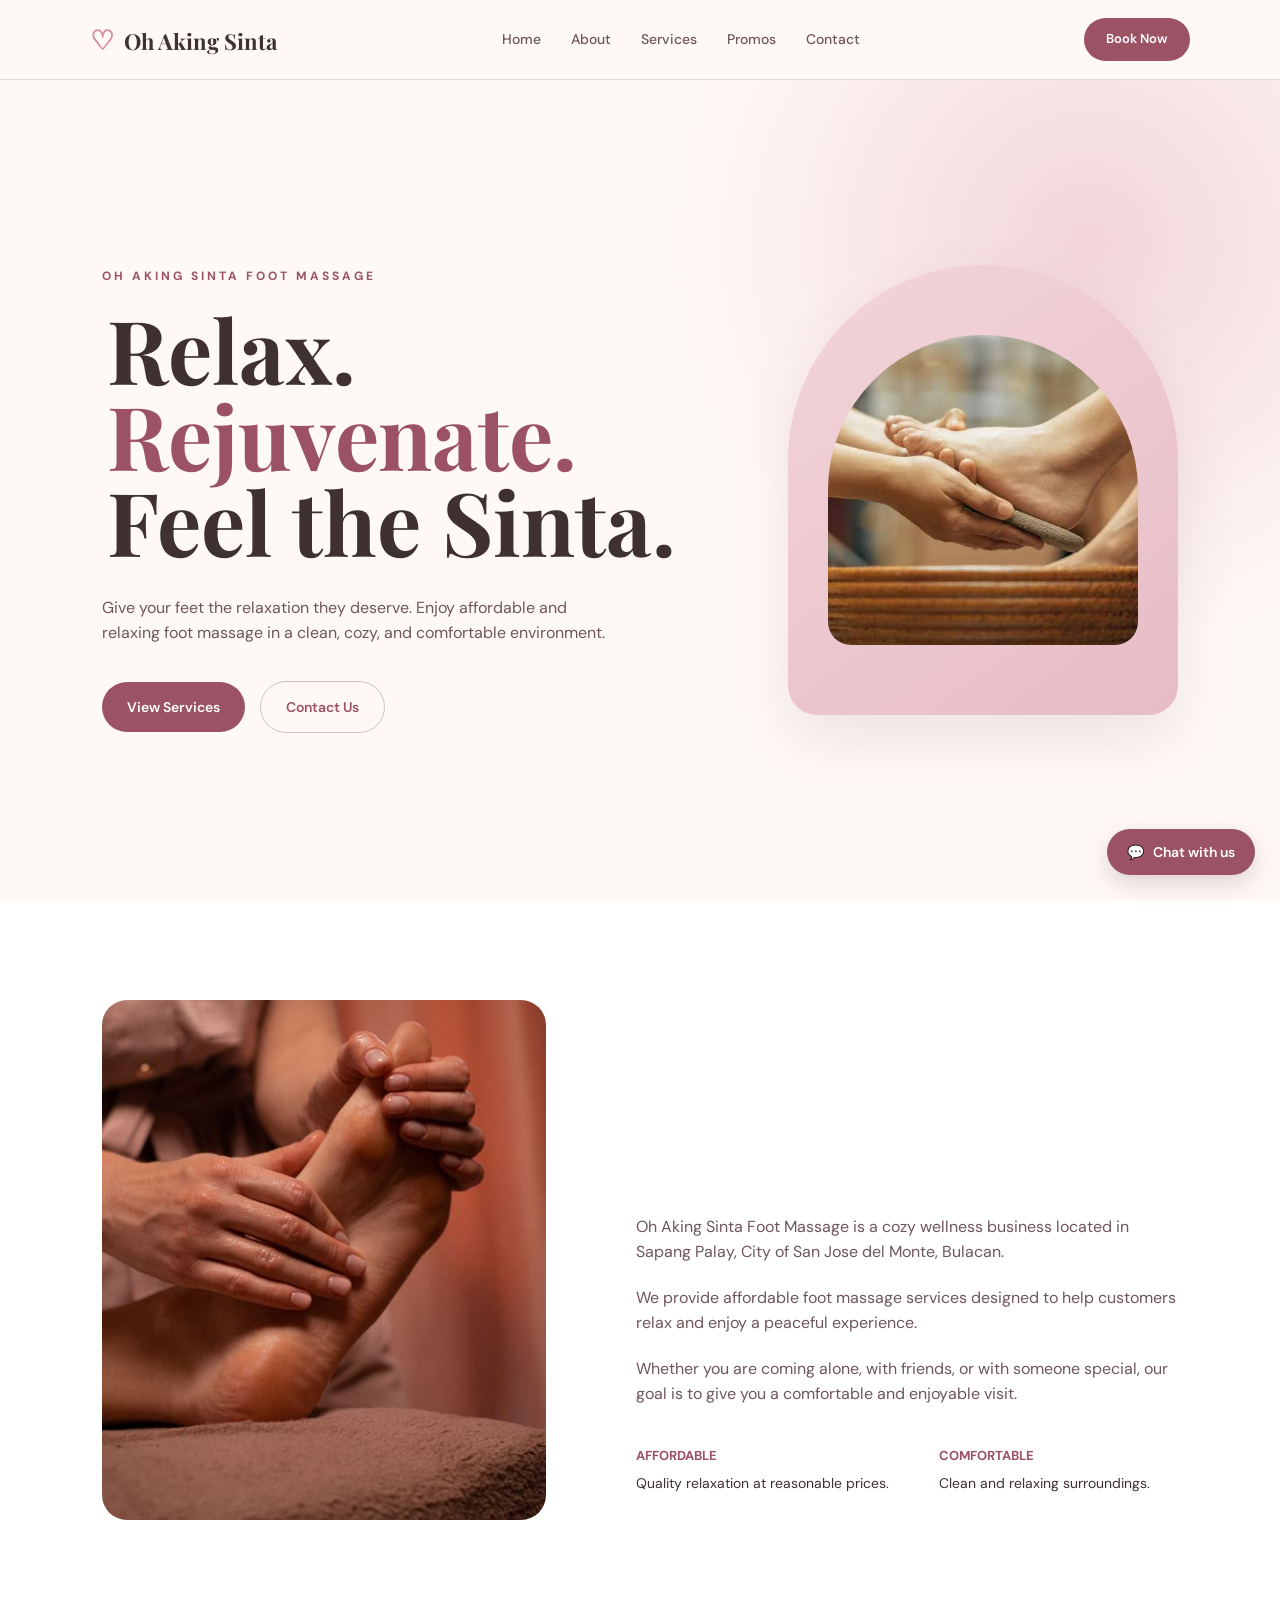
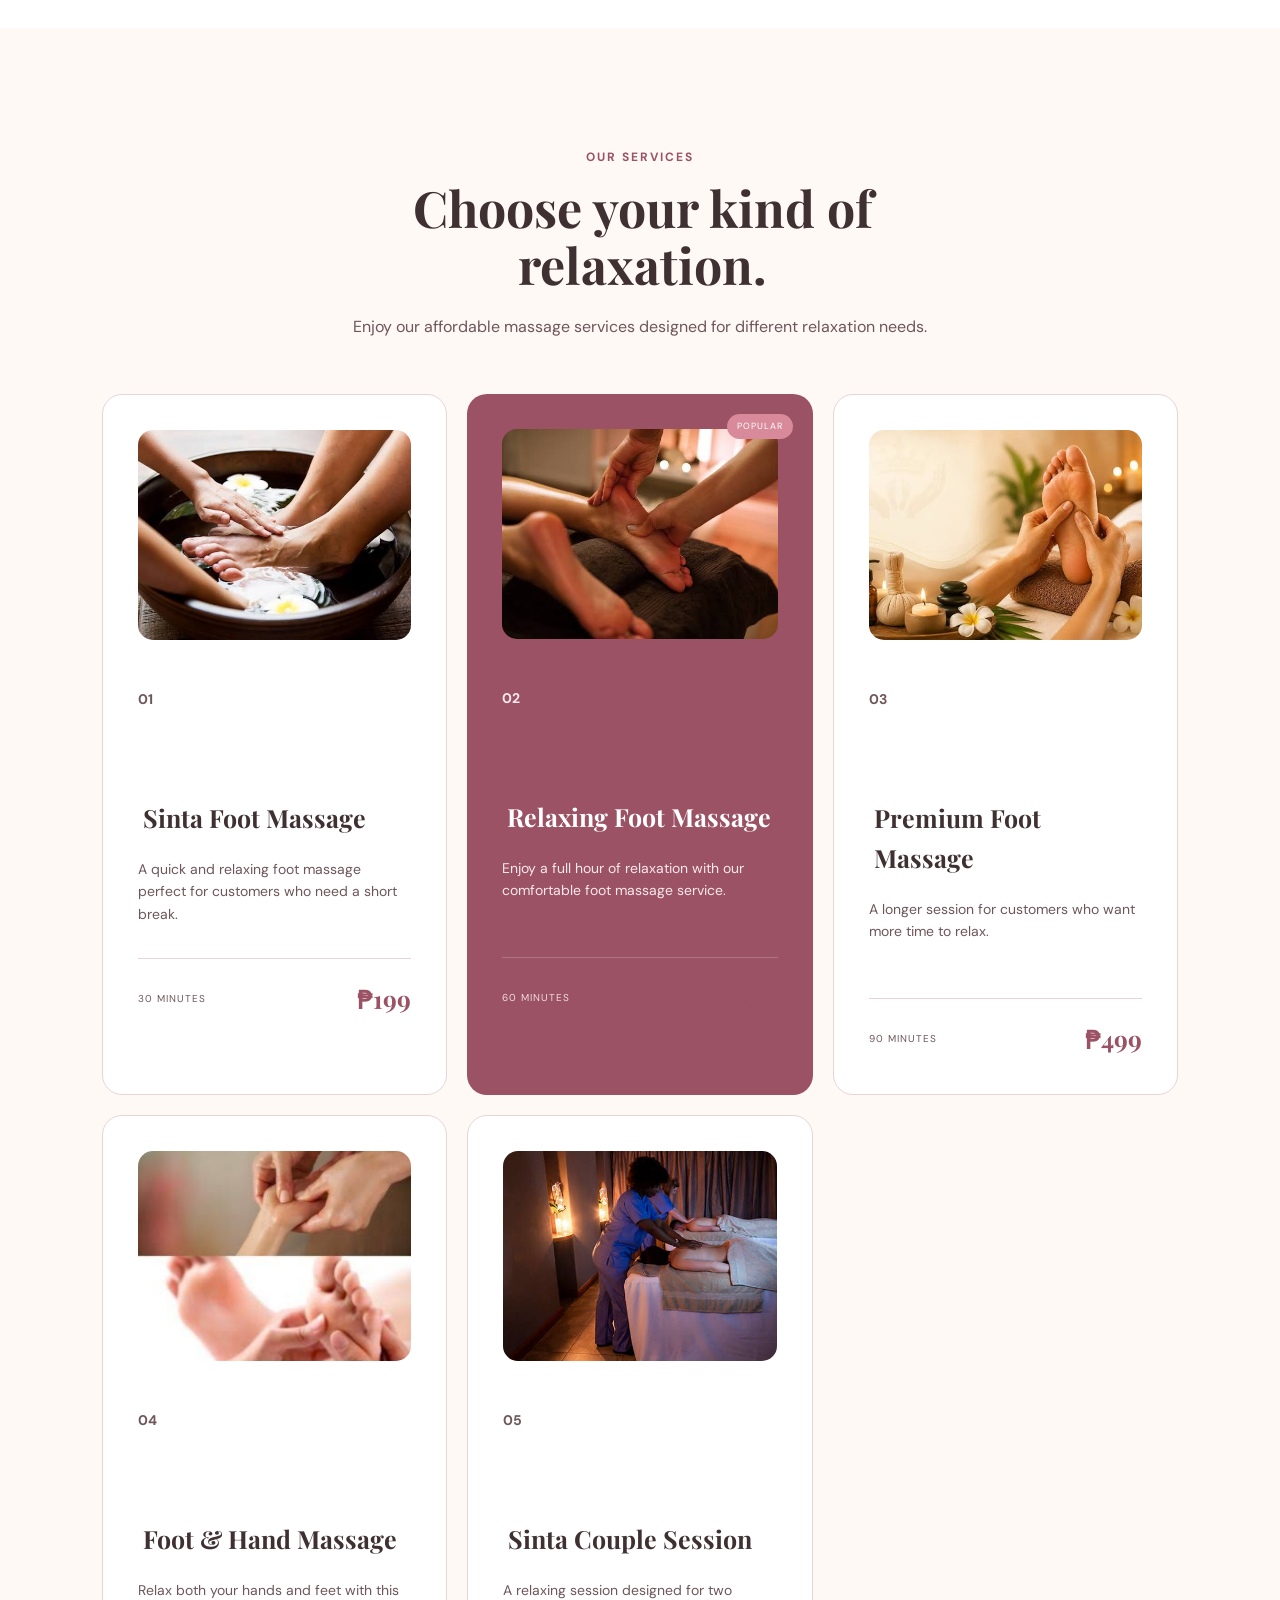
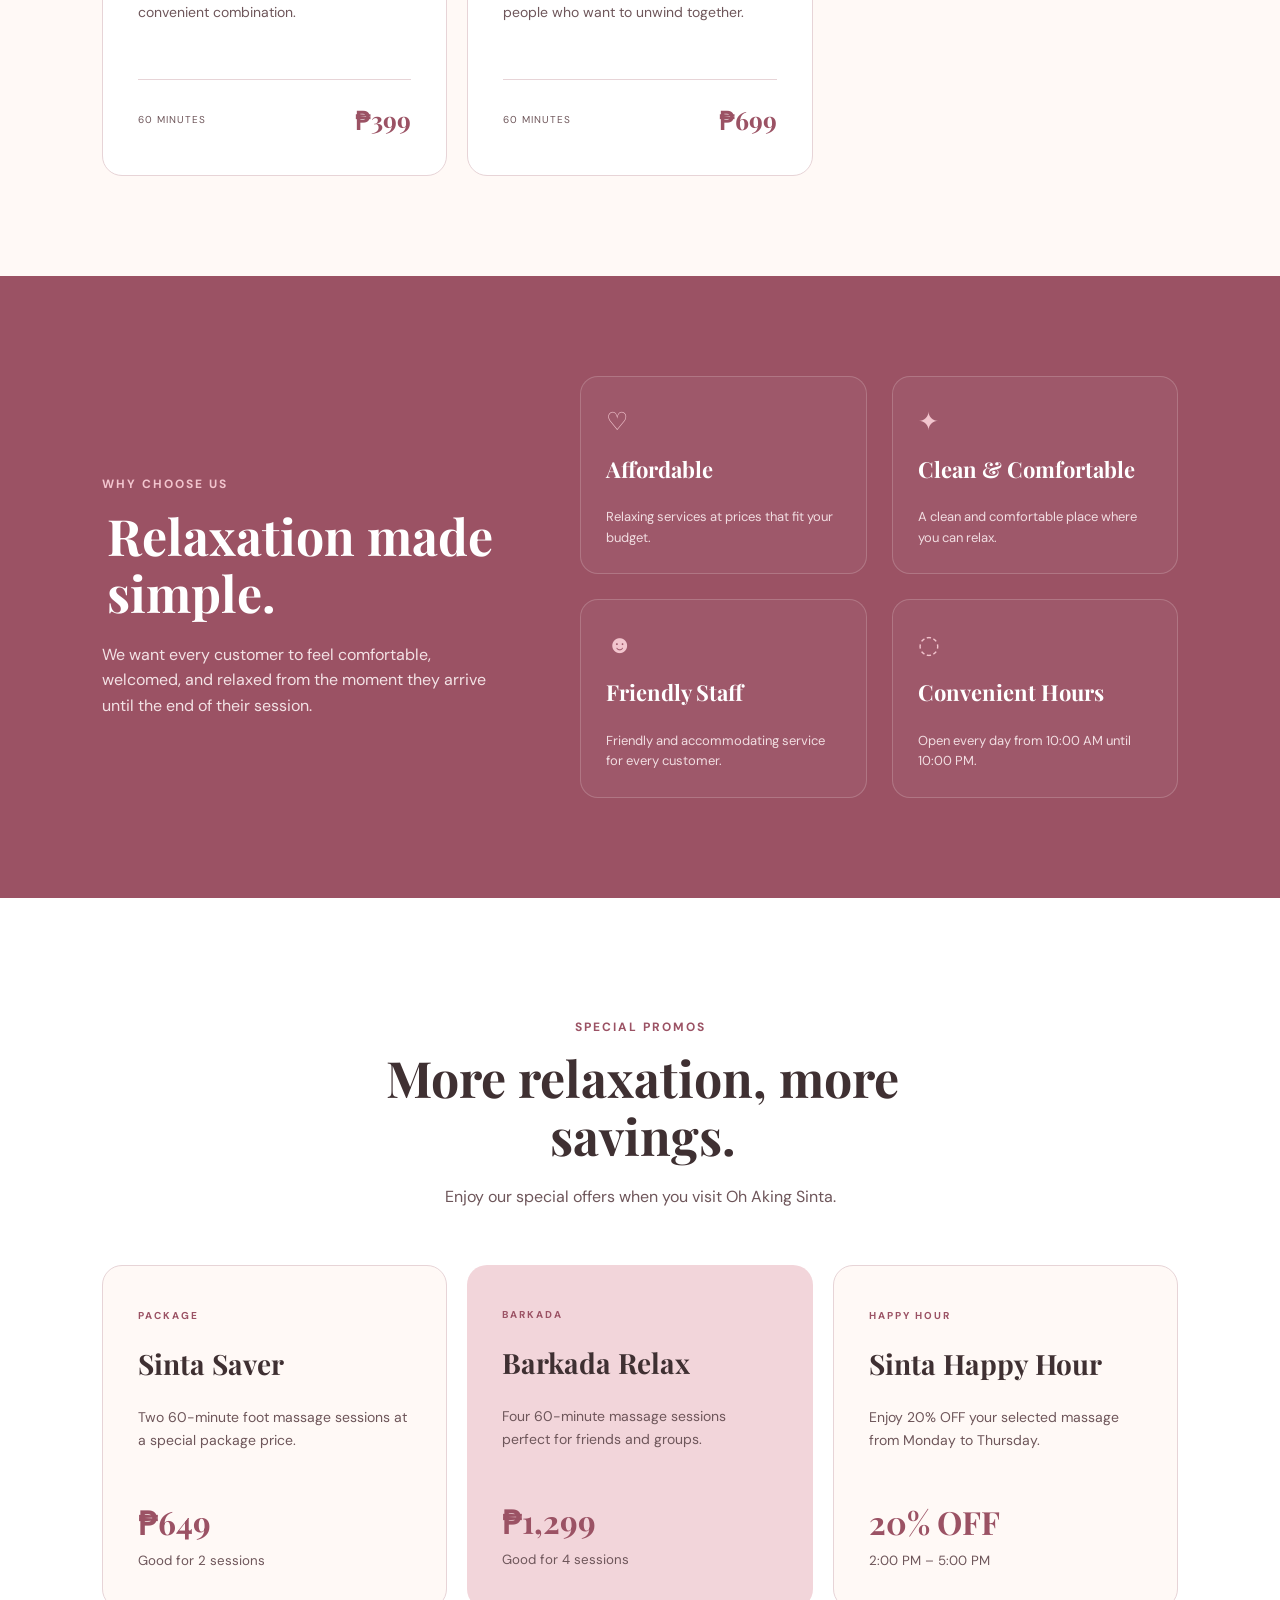
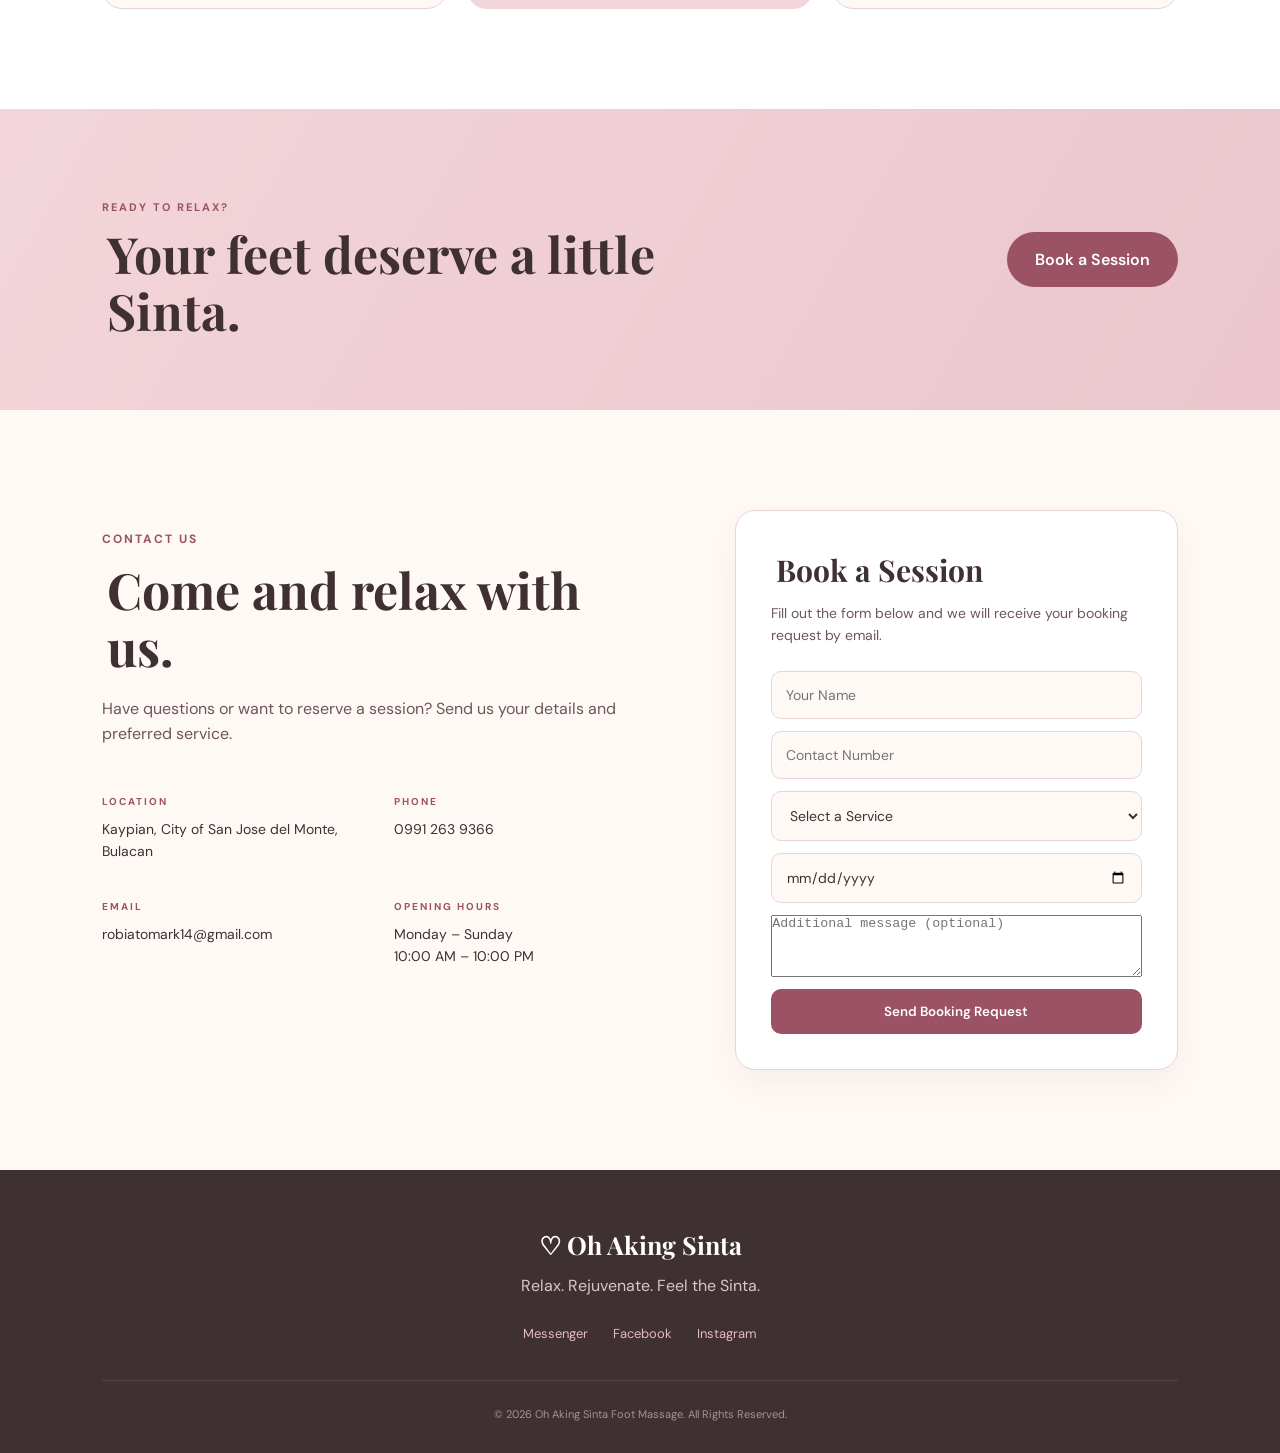
<file: index.html>
<!DOCTYPE html>
<html lang="en">

<head>
    <meta name="google-site-verification" content="sp3zJFJ31LVrgGuAF6WmeBS7HhJYms7M8_rf34p_w9E" />
    <meta charset="UTF-8">
    <meta name="viewport" content="width=device-width, initial-scale=1.0">

    <title>Oh Aking Sinta Foot Massage</title>

    <!-- Google Fonts -->
    <link rel="preconnect" href="https://fonts.googleapis.com">
    <link rel="preconnect" href="https://fonts.gstatic.com" crossorigin>

    <link
        href="https://fonts.googleapis.com/css2?family=DM+Sans:wght@400;500;600;700&family=Playfair+Display:wght@500;600;700&display=swap"
        rel="stylesheet"
    >

    <!-- CSS -->
    <link rel="stylesheet" href="style.css">
</head>

<body>

    <!-- =========================
         NAVIGATION
    ========================== -->

    <header class="navbar">

        <div class="logo">
            <span>♡</span>
            Oh Aking Sinta
        </div>

        <button class="menu-toggle" id="menuToggle">
            ☰
        </button>

        <nav id="navMenu">
            <a href="#home">Home</a>
            <a href="#about">About</a>
            <a href="#services">Services</a>
            <a href="#promos">Promos</a>
            <a href="#contact">Contact</a>
        </nav>

        <a href="#contact" class="nav-button">
            Book Now
        </a>

    </header>


    <!-- =========================
         HERO
    ========================== -->

    <section class="hero" id="home">

        <div class="hero-content">

            <p class="small-title">
                OH AKING SINTA FOOT MASSAGE
            </p>

            <h1>
                Relax.
                <span>Rejuvenate.</span>
                Feel the Sinta.
            </h1>

            <p class="hero-text">
                Give your feet the relaxation they deserve.
                Enjoy affordable and relaxing foot massage
                in a clean, cozy, and comfortable environment.
            </p>

            <div class="hero-buttons">

                <a href="#services" class="primary-button">
                    View Services
                </a>

                <a href="#contact" class="secondary-button">
                    Contact Us
                </a>

            </div>

        </div>


        <!-- HERO IMAGE -->
        <div class="hero-card">

            <img
                src="first.jpeg"
                alt="Oh Aking Sinta Foot Massage"
                style="width:100%; height:100%; object-fit:cover; border-radius:inherit;"
            >

        </div>

    </section>


    <!-- =========================
         ABOUT
    ========================== -->

    <section class="section about" id="about">

        <div class="about-image">

            <img
                src="wat.jpg"
                alt="Oh Aking Sinta Foot Massage"
                style="width:100%; height:520px; object-fit:cover; border-radius:25px;"
            >

        </div>


        <div class="about-content">

            <p class="section-label">
                
            </p>

            <h2 style="color: #FFFFFF;">
                A simple escape from a busy day.
            </h2>

            <p>
                Oh Aking Sinta Foot Massage is a cozy wellness
                business located in Sapang Palay, City of San
                Jose del Monte, Bulacan.
            </p>

            <p>
                We provide affordable foot massage services
                designed to help customers relax and enjoy
                a peaceful experience.
            </p>

            <p>
                Whether you are coming alone, with friends,
                or with someone special, our goal is to give
                you a comfortable and enjoyable visit.
            </p>

            <div class="about-features">

                <div>
                    <strong>AFFORDABLE</strong>

                    <p>
                        Quality relaxation at reasonable prices.
                    </p>
                </div>

                <div>
                    <strong>COMFORTABLE</strong>

                    <p>
                        Clean and relaxing surroundings.
                    </p>
                </div>

            </div>

        </div>

    </section>


    <!-- =========================
         SERVICES
    ========================== -->

    <section class="section services" id="services">

        <div class="section-heading">

            <p class="section-label">
                OUR SERVICES
            </p>

            <h2>
                Choose your kind of relaxation.
            </h2>

            <p>
                Enjoy our affordable massage services
                designed for different relaxation needs.
            </p>

        </div>


        <div class="service-grid">

            <!-- SERVICE 1 -->

            <div class="service-card">

                <img
                    src="third.jpeg"
                    alt="Sinta Foot Massage"
                    style="width:100%; height:210px; object-fit:cover; border-radius:15px; margin-bottom:20px;"
                >

                <p class="service-number">
                    01
                </p>

                <h3>
                    Sinta Foot Massage
                </h3>

                <p>
                    A quick and relaxing foot massage
                    perfect for customers who need
                    a short break.
                </p>

                <div class="service-bottom">

                    <span>30 MINUTES</span>

                    <strong>₱199</strong>

                </div>

            </div>


            <!-- SERVICE 2 -->

            <div class="service-card featured">

                <span class="popular">
                    POPULAR
                </span>

                <img
                    src="fourth.jpeg"
                    alt="Relaxing Foot Massage"
                    style="width:100%; height:210px; object-fit:cover; border-radius:15px; margin-bottom:20px;"
                >

                <p class="service-number">
                    02
                </p>

                <h3>
                    Relaxing Foot Massage
                </h3>

                <p>
                    Enjoy a full hour of relaxation
                    with our comfortable foot massage
                    service.
                </p>

                <div class="service-bottom">

                    <span>60 MINUTES</span>

                    <strong>₱349</strong>

                </div>

            </div>


            <!-- SERVICE 3 -->

            <div class="service-card">

                <img
                    src="seventh.jpeg"
                    alt="Premium Foot Massage"
                    style="width:100%; height:210px; object-fit:cover; border-radius:15px; margin-bottom:20px;"
                >

                <p class="service-number">
                    03
                </p>

                <h3>
                    Premium Foot Massage
                </h3>

                <p>
                    A longer session for customers
                    who want more time to relax.
                </p>

                <div class="service-bottom">

                    <span>90 MINUTES</span>

                    <strong>₱499</strong>

                </div>

            </div>


            <!-- SERVICE 4 -->

            <div class="service-card">

                <img
                    src="fifth.jpeg"
                    alt="Foot and Hand Massage"
                    style="width:100%; height:210px; object-fit:cover; border-radius:15px; margin-bottom:20px;"
                >

                <p class="service-number">
                    04
                </p>

                <h3>
                    Foot &amp; Hand Massage
                </h3>

                <p>
                    Relax both your hands and feet
                    with this convenient combination.
                </p>

                <div class="service-bottom">

                    <span>60 MINUTES</span>

                    <strong>₱399</strong>

                </div>

            </div>


            <!-- SERVICE 5 -->

            <div class="service-card">

                <img
                    src="sixth.jpeg"
                    alt="Sinta Couple Session"
                    style="width:100%; height:210px; object-fit:cover; border-radius:15px; margin-bottom:20px;"
                >

                <p class="service-number">
                    05
                </p>

                <h3>
                    Sinta Couple Session
                </h3>

                <p>
                    A relaxing session designed for
                    two people who want to unwind together.
                </p>

                <div class="service-bottom">

                    <span>60 MINUTES</span>

                    <strong>₱699</strong>

                </div>

            </div>

        </div>

    </section>


    <!-- =========================
         WHY CHOOSE US
    ========================== -->

    <section class="section why-us">

        <div class="why-content">

            <p class="section-label">
                WHY CHOOSE US
            </p>

            <h2>
                Relaxation made simple.
            </h2>

            <p>
                We want every customer to feel comfortable,
                welcomed, and relaxed from the moment they
                arrive until the end of their session.
            </p>

        </div>


        <div class="benefits">

            <div class="benefit">

                <span>♡</span>

                <h3>
                    Affordable
                </h3>

                <p>
                    Relaxing services at prices
                    that fit your budget.
                </p>

            </div>


            <div class="benefit">

                <span>✦</span>

                <h3>
                    Clean &amp; Comfortable
                </h3>

                <p>
                    A clean and comfortable place
                    where you can relax.
                </p>

            </div>


            <div class="benefit">

                <span>☻</span>

                <h3>
                    Friendly Staff
                </h3>

                <p>
                    Friendly and accommodating service
                    for every customer.
                </p>

            </div>


            <div class="benefit">

                <span>◌</span>

                <h3>
                    Convenient Hours
                </h3>

                <p>
                    Open every day from 10:00 AM
                    until 10:00 PM.
                </p>

            </div>

        </div>

    </section>


    <!-- =========================
         PROMOS
    ========================== -->

    <section class="section promos" id="promos">

        <div class="section-heading">

            <p class="section-label">
                SPECIAL PROMOS
            </p>

            <h2>
                More relaxation, more savings.
            </h2>

            <p>
                Enjoy our special offers when you visit
                Oh Aking Sinta.
            </p>

        </div>


        <div class="promo-grid">

            <div class="promo-card">

                <span class="promo-tag">
                    PACKAGE
                </span>

                <h3>
                    Sinta Saver
                </h3>

                <p>
                    Two 60-minute foot massage sessions
                    at a special package price.
                </p>

                <strong>
                    ₱649
                </strong>

                <small>
                    Good for 2 sessions
                </small>

            </div>


            <div class="promo-card highlight">

                <span class="promo-tag">
                    BARKADA
                </span>

                <h3>
                    Barkada Relax
                </h3>

                <p>
                    Four 60-minute massage sessions
                    perfect for friends and groups.
                </p>

                <strong>
                    ₱1,299
                </strong>

                <small>
                    Good for 4 sessions
                </small>

            </div>


            <div class="promo-card">

                <span class="promo-tag">
                    HAPPY HOUR
                </span>

                <h3>
                    Sinta Happy Hour
                </h3>

                <p>
                    Enjoy 20% OFF your selected massage
                    from Monday to Thursday.
                </p>

                <strong>
                    20% OFF
                </strong>

                <small>
                    2:00 PM – 5:00 PM
                </small>

            </div>

        </div>

    </section>


    <!-- =========================
         CALL TO ACTION
    ========================== -->

    <section class="cta">

        <div>

            <p>
                READY TO RELAX?
            </p>

            <h2>
                Your feet deserve a little Sinta.
            </h2>

        </div>

        <a href="#contact" class="cta-button">
            Book a Session
        </a>

    </section>


    <!-- =========================
         CONTACT
    ========================== -->

    <section class="section contact" id="contact">

        <div class="contact-info">

            <p class="section-label">
                CONTACT US
            </p>

            <h2>
                Come and relax with us.
            </h2>

            <p>
                Have questions or want to reserve a session?
                Send us your details and preferred service.
            </p>


            <div class="contact-details">

                <div>

                    <span>LOCATION</span>

                    <p>
                        Kaypian,
                        City of San Jose del Monte,
                        Bulacan
                    </p>

                </div>


                <div>

                    <span>PHONE</span>

                    <p>
                        0991 263 9366
                    </p>

                </div>


                <div>

                    <span>EMAIL</span>

                    <p>
                        robiatomark14@gmail.com
                    </p>

                </div>


                <div>

                    <span>OPENING HOURS</span>

                    <p>
                        Monday – Sunday<br>
                        10:00 AM – 10:00 PM
                    </p>

                </div>

            </div>

        </div>


        <!-- =========================
             BOOKING FORM
        ========================== -->

        <div class="booking-box">

            <h3>
                Book a Session
            </h3>

            <p>
                Fill out the form below and we will
                receive your booking request by email.
            </p>


            <!--
                IMPORTANT:
                Replace YOUR_FORMSPREE_ID with your
                actual Formspree form ID.
            -->

            <form
                id="bookingForm"
                action="https://formspree.io/f/mvkgeoqn"
                method="POST"
            >

                <!-- Email subject -->
                <input
                    type="hidden"
                    name="_subject"
                    value="New Booking Request - Oh Aking Sinta Foot Massage"
                >


                <!-- Customer Name -->

                <input
                    type="text"
                    id="customerName"
                    name="Customer Name"
                    placeholder="Your Name"
                    required
                >


                <!-- Customer Phone -->

                <input
                    type="tel"
                    id="customerPhone"
                    name="Contact Number"
                    placeholder="Contact Number"
                    required
                >


                <!-- Service -->

                <select
                    id="service"
                    name="Selected Service"
                    required
                >

                    <option value="">
                        Select a Service
                    </option>

                    <option value="Sinta Foot Massage — ₱199">
                        Sinta Foot Massage — ₱199
                    </option>

                    <option value="Relaxing Foot Massage — ₱349">
                        Relaxing Foot Massage — ₱349
                    </option>

                    <option value="Premium Foot Massage — ₱499">
                        Premium Foot Massage — ₱499
                    </option>

                    <option value="Foot & Hand Massage — ₱399">
                        Foot &amp; Hand Massage — ₱399
                    </option>

                    <option value="Sinta Couple Session — ₱699">
                        Sinta Couple Session — ₱699
                    </option>

                </select>


                <!-- Booking Date -->

                <input
                    type="date"
                    id="bookingDate"
                    name="Preferred Date"
                    required
                >


                <!-- Additional Message -->

                <textarea
                    id="customerMessage"
                    name="Customer Message"
                    placeholder="Additional message (optional)"
                    rows="4"
                ></textarea>


                <button type="submit">
                    Send Booking Request
                </button>

            </form>


            <div
                id="bookingMessage"
                class="booking-message"
            ></div>

        </div>

    </section>


    <!-- =========================
         FOOTER
    ========================== -->

    <footer>

        <div class="footer-logo">
            ♡ Oh Aking Sinta
        </div>

        <p>
            Relax. Rejuvenate. Feel the Sinta.
        </p>


        <!-- SOCIAL MEDIA -->

        <div class="socials">

            <a
                href="https://m.me/BuddyMark404"
                target="_blank"
                rel="noopener noreferrer"
            >
                 Messenger
            </a>


            <a
                href="https://www.facebook.com/share/1cgAmp53zu/"
                target="_blank"
                rel="noopener noreferrer"
            >
                Facebook
            </a>


            <a
                href="https://www.instagram.com/simarkmismo?stkn=enR4MzM2aDIyODhi"
                target="_blank"
                rel="noopener noreferrer"
            >
                Instagram
            </a>

        </div>


        <div class="copyright">

            © 2026 Oh Aking Sinta Foot Massage.
            All Rights Reserved.

        </div>

    </footer>


    <!-- FLOATING CHAT BUTTON -->

<button class="chat-button" id="chatButton">
    💬
    <span>Chat with us</span>
</button>


<!-- CHAT BOX -->

<div class="chat-box" id="chatBox">

    <div class="chat-header">

        <div>
            <strong>Oh Aking Sinta</strong>
            <small>Send us a message</small>
        </div>

        <button type="button" id="closeChat">
            ×
        </button>

    </div>


    <form
        id="chatForm"
        action="https://formspree.io/f/mvkgeoqn"
        method="POST"
    >

        <input
            type="hidden"
            name="_subject"
            value="New Website Chat - Oh Aking Sinta"
        >

        <input
            type="text"
            name="Customer Name"
            placeholder="Your Name"
            required
        >

        <textarea
            name="Message"
            placeholder="Type your message..."
            rows="5"
            required
        ></textarea>

        <button type="submit">
            Send Message
        </button>

    </form>

</div>


    <!-- JAVASCRIPT -->

    <script src="script.js"></script>

</body>

</html>
</file>
<file: style.css>
:root {
    --pink: #D88A9A;
    --deep-pink: #9B5264;
    --soft-pink: #F2D5DA;
    --light-pink: #F9E8EB;

    --cream: #FFF9F6;
    --cream-dark: #F5ECE8;

    --brown: #3F3032;
    --brown-soft: #6E565A;

    --white: #FFFFFF;

    --border: #E7D4D7;
}


/* ==========================================
   RESET
========================================== */

* {
    margin: 0;
    padding: 0;
    box-sizing: border-box;
}

html {
    scroll-behavior: smooth;
}

body {
    font-family: "DM Sans", sans-serif;
    background: var(--cream);
    color: var(--brown);
    line-height: 1.6;
}

a {
    text-decoration: none;
    color: inherit;
}

button,
input,
select {
    font-family: inherit;
}

section {
    scroll-margin-top: 90px;
}


/* ==========================================
   TYPOGRAPHY
========================================== */
.about-content,p{
    margin-top: 20px;
}
h1,
h2,
h3 {
    font-family: "Playfair Display", serif;
    margin-left: 5px;
}

h2 {
    font-size: clamp(32px, 4vw, 50px);
    line-height: 1.15;
}

.section-label {
    color: var(--deep-pink);
    font-size: 12px;
    font-weight: 700;
    letter-spacing: 2px;
    margin-bottom: 12px;
}


/* ==========================================
   NAVIGATION
========================================== */

.navbar {
    width: 100%;
    min-height: 80px;

    padding: 0 7%;

    display: flex;
    align-items: center;
    justify-content: space-between;

    background: rgba(255, 249, 246, 0.96);

    position: sticky;
    top: 0;

    z-index: 1000;

    border-bottom: 1px solid var(--border);

    backdrop-filter: blur(10px);
}


/* LOGO */

.logo {
    font-family: "Playfair Display", serif;
    font-size: 22px;
    font-weight: 700;

    white-space: nowrap;
}

.logo span {
    color: var(--pink);
    font-size: 27px;
    margin-right: 5px;
}


/* NAV LINKS */

.navbar nav {
    display: flex;
    align-items: center;
    gap: 30px;
}

.navbar nav a {
    color: var(--brown-soft);
    font-size: 14px;
    font-weight: 500;

    transition: 0.3s;
}

.navbar nav a:hover {
    color: var(--deep-pink);
}


/* BOOK NOW */

.nav-button {
    background: var(--deep-pink);
    color: var(--white);

    padding: 11px 22px;

    border-radius: 30px;

    font-size: 13px;
    font-weight: 600;

    transition: 0.3s;
}

.nav-button:hover {
    background: var(--pink);
    transform: translateY(-2px);
}


/* MOBILE MENU BUTTON */

.menu-toggle {
    display: none;

    border: none;
    background: transparent;

    color: var(--deep-pink);

    font-size: 25px;

    cursor: pointer;
}


/* ==========================================
   GENERAL SECTION
========================================== */

.section {
    padding: 100px 8%;
}


/* ==========================================
   HERO SECTION
========================================== */

.hero {
    min-height: calc(100vh - 80px);

    padding: 70px 8%;

    display: flex;
    align-items: center;
    justify-content: space-between;

    gap: 70px;

    background:
        radial-gradient(
            circle at 85% 20%,
            var(--soft-pink) 0,
            transparent 32%
        ),
        var(--cream);
}


/* HERO TEXT */

.hero-content {
    max-width: 650px;
}

.small-title {
    color: var(--deep-pink);

    font-size: 12px;
    font-weight: 700;

    letter-spacing: 3px;

    margin-bottom: 20px;
}

.hero h1 {
    font-size: clamp(50px, 7vw, 88px);

    line-height: 0.98;

    margin-bottom: 30px;
}

.hero h1 span {
    display: block;

    color: var(--deep-pink);
}

.hero-text {
    max-width: 520px;

    color: var(--brown-soft);

    font-size: 16px;

    margin-bottom: 35px;
}


/* HERO BUTTONS */

.hero-buttons {
    display: flex;
    align-items: center;

    gap: 15px;

    flex-wrap: wrap;
}

.primary-button,
.secondary-button {
    padding: 14px 25px;

    border-radius: 30px;

    font-size: 14px;
    font-weight: 600;

    transition: 0.3s;
}

.primary-button {
    background: var(--deep-pink);
    color: var(--white);
}

.primary-button:hover {
    background: var(--pink);

    transform: translateY(-2px);
}

.secondary-button {
    border: 1px solid #D5BFC3;

    color: var(--deep-pink);

    background: transparent;
}

.secondary-button:hover {
    background: var(--light-pink);
}


/* ==========================================
   HERO CARD
========================================== */

.hero-card {
    width: 390px;
    min-height: 450px;

    flex-shrink: 0;

    border-radius: 200px 200px 30px 30px;

    background:
        linear-gradient(
            145deg,
            var(--soft-pink),
            #E7BCC5
        );

    display: flex;

    flex-direction: column;

    align-items: center;
    justify-content: center;

    text-align: center;

    padding: 40px;

    box-shadow:
        0 25px 60px rgba(115, 70, 82, 0.12);
}

.hero-circle {
    width: 130px;
    height: 130px;

    border-radius: 50%;

    background: var(--cream);

    display: flex;

    align-items: center;
    justify-content: center;

    margin-bottom: 25px;
}

.hero-circle span {
    color: var(--deep-pink);

    font-size: 55px;
}

.hero-card p {
    color: var(--brown-soft);

    font-size: 11px;

    letter-spacing: 3px;
}

.hero-card h2 {
    color: var(--brown);

    font-size: 35px;

    margin: 8px 0;
}

.hero-card small {
    color: var(--brown-soft);
}


/* ==========================================
   ABOUT SECTION
========================================== */

.about {
    display: grid;

    grid-template-columns: 0.9fr 1.1fr;

    gap: 90px;

    align-items: center;

    background: var(--white);
}


/* ABOUT IMAGE */

.about-image {
    min-height: 520px;
}

.image-placeholder {
    height: 520px;

    border-radius: 25px;

    background:
        radial-gradient(
            circle at 50% 40%,
            var(--light-pink),
            transparent 36%
        ),
        var(--soft-pink);

    display: flex;

    flex-direction: column;

    align-items: center;
    justify-content: center;

    color: var(--deep-pink);
}

.image-placeholder span {
    font-size: 90px;

    margin-bottom: 15px;
}

.image-placeholder p {
    font-size: 12px;

    letter-spacing: 4px;

    font-weight: 700;
}


/* ABOUT TEXT */

.about-content h2 {
    max-width: 650px;

    margin-bottom: 25px;
}

.about-content > p {
    max-width: 620px;

    color: var(--brown-soft);

    margin-bottom: 18px;
}


/* ABOUT FEATURES */

.about-features {
    display: flex;

    gap: 50px;

    margin-top: 35px;
}

.about-features strong {
    color: var(--deep-pink);

    font-size: 13px;
}

.about-features p {
    font-size: 14px;

    margin-top: 4px;
}


/* ==========================================
   SERVICES
========================================== */

.services {
    background: var(--cream);
}

.section-heading {
    max-width: 650px;

    text-align: center;

    margin: 0 auto 55px;
}

.section-heading h2 {
    margin-bottom: 15px;
}

.section-heading > p:last-child {
    color: var(--brown-soft);
}


/* SERVICE GRID */

.service-grid {
    max-width: 1150px;

    margin: auto;

    display: grid;

    grid-template-columns: repeat(3, 1fr);

    gap: 20px;
}


/* SERVICE CARD */

.service-card {
    position: relative;

    background: var(--white);

    border: 1px solid var(--border);

    border-radius: 20px;

    padding: 35px;

    transition: 0.3s;
}

.service-card:hover {
    transform: translateY(-7px);

    box-shadow:
        0 18px 35px rgba(90, 48, 59, 0.09);
}


/* FEATURED CARD */

.service-card.featured {
    background: var(--deep-pink);

    color: var(--white);

    border: none;
}

.service-card.featured p {
    color: #F8E9EC;
}

.service-card.featured .service-bottom {
    border-color: rgba(255,255,255,0.2);
}

.service-card.featured .service-bottom span {
    color: #F2DCE0;
}


/* NUMBER */

.service-number {
    color: var(--pink);

    font-size: 12px;

    font-weight: 700;

    margin-bottom: 35px;
}


/* SERVICE TITLE */

.service-card h3 {
    font-size: 25px;

    margin-bottom: 12px;
}


/* SERVICE DESCRIPTION */

.service-card > p {
    color: var(--brown-soft);

    font-size: 14px;

    min-height: 75px;
}


/* SERVICE BOTTOM */

.service-bottom {
    border-top: 1px solid var(--border);

    margin-top: 25px;

    padding-top: 20px;

    display: flex;

    align-items: center;

    justify-content: space-between;
}

.service-bottom span {
    color: var(--brown-soft);

    font-size: 10px;

    letter-spacing: 1px;
}

.service-bottom strong {
    color: var(--deep-pink);

    font-size: 25px;

    font-family: "Playfair Display", serif;
}


/* POPULAR LABEL */

.popular {
    position: absolute;

    top: 20px;
    right: 20px;

    background: var(--pink);

    color: var(--white);

    padding: 5px 10px;

    border-radius: 20px;

    font-size: 9px;

    letter-spacing: 1px;
}


/* ==========================================
   WHY CHOOSE US
========================================== */

.why-us {
    background: var(--deep-pink);

    color: var(--white);

    display: grid;

    grid-template-columns: 0.8fr 1.2fr;

    gap: 80px;

    align-items: center;
}

.why-us .section-label {
    color: #F2C5CE;
}

.why-content h2 {
    margin-bottom: 20px;
}

.why-content > p:last-child {
    max-width: 520px;

    color: #F3E2E5;
}


/* BENEFITS */

.benefits {
    display: grid;

    grid-template-columns: repeat(2, 1fr);

    gap: 25px;
}

.benefit {
    padding: 25px;

    border: 1px solid rgba(255,255,255,0.18);

    border-radius: 18px;

    background: rgba(255,255,255,0.04);

    transition: 0.3s;
}

.benefit:hover {
    background: rgba(255,255,255,0.09);

    transform: translateY(-4px);
}

.benefit span {
    color: #F2C5CE;

    font-size: 25px;
}

.benefit h3 {
    font-size: 22px;

    margin: 10px 0 5px;
}

.benefit p {
    color: #F1DDE1;

    font-size: 13px;
}


/* ==========================================
   PROMOTIONS
========================================== */

.promos {
    background: var(--white);
}

.promo-grid {
    max-width: 1100px;

    margin: auto;

    display: grid;

    grid-template-columns: repeat(3, 1fr);

    gap: 20px;
}


/* PROMO CARD */

.promo-card {
    background: var(--cream);

    border: 1px solid var(--border);

    border-radius: 20px;

    padding: 35px;

    transition: 0.3s;
}

.promo-card:hover {
    transform: translateY(-5px);

    box-shadow:
        0 15px 30px rgba(90, 48, 59, 0.08);
}


/* HIGHLIGHT */

.promo-card.highlight {
    background: var(--soft-pink);

    border: none;
}


/* PROMO TAG */

.promo-tag {
    color: var(--deep-pink);

    font-size: 10px;

    letter-spacing: 2px;

    font-weight: 700;
}

.promo-card h3 {
    font-size: 28px;

    margin: 15px 0;
}

.promo-card p {
    color: var(--brown-soft);

    font-size: 14px;

    min-height: 70px;
}

.promo-card strong {
    display: block;

    color: var(--deep-pink);

    font-family: "Playfair Display", serif;

    font-size: 32px;

    margin-top: 20px;
}

.promo-card small {
    color: var(--brown-soft);
}


/* ==========================================
   CALL TO ACTION
========================================== */

.cta {
    padding: 70px 8%;

    background:
        linear-gradient(
            120deg,
            var(--soft-pink),
            #EBC6CE
        );

    display: flex;

    align-items: center;

    justify-content: space-between;

    gap: 40px;
}

.cta p {
    color: var(--deep-pink);

    letter-spacing: 2px;

    font-size: 11px;

    font-weight: 700;
}

.cta h2 {
    max-width: 650px;

    margin-top: 8px;
}

.cta-button {
    background: var(--deep-pink);

    color: var(--white);

    padding: 15px 28px;

    border-radius: 30px;

    white-space: nowrap;

    font-weight: 600;

    transition: 0.3s;
}

.cta-button:hover {
    background: var(--pink);

    transform: translateY(-2px);
}


/* ==========================================
   CONTACT
========================================== */

.contact {
    background: var(--cream);

    display: grid;

    grid-template-columns: 1fr 0.8fr;

    gap: 80px;

    align-items: start;
}

.contact-info h2 {
    margin-bottom: 20px;
}

.contact-info > p:not(.section-label) {
    color: var(--brown-soft);

    max-width: 550px;
}


/* CONTACT DETAILS */

.contact-details {
    margin-top: 40px;

    display: grid;

    grid-template-columns: 1fr 1fr;

    gap: 30px;
}

.contact-details span {
    color: var(--deep-pink);

    font-size: 10px;

    letter-spacing: 2px;

    font-weight: 700;
}

.contact-details p {
    font-size: 14px;

    margin-top: 5px;
}


/* ==========================================
   BOOKING BOX
========================================== */

.booking-box {
    background: var(--white);

    border: 1px solid var(--border);

    padding: 35px;

    border-radius: 20px;

    box-shadow:
        0 15px 35px rgba(90, 48, 59, 0.06);
}

.booking-box h3 {
    font-size: 30px;
}

.booking-box > p {
    color: var(--brown-soft);

    font-size: 14px;

    margin: 8px 0 25px;
}


/* BOOKING FORM */

.booking-box form {
    display: flex;

    flex-direction: column;

    gap: 12px;
}

.booking-box input,
.booking-box select {
    width: 100%;

    padding: 14px;

    border: 1px solid var(--border);

    border-radius: 10px;

    background: var(--cream);

    color: var(--brown);

    outline: none;

    font-size: 14px;

    transition: 0.3s;
}

.booking-box input:focus,
.booking-box select:focus {
    border-color: var(--pink);

    box-shadow:
        0 0 0 3px var(--light-pink);
}


/* BOOKING BUTTON */

.booking-box button {
    border: none;

    background: var(--deep-pink);

    color: var(--white);

    padding: 14px;

    border-radius: 10px;

    font-weight: 600;

    cursor: pointer;

    transition: 0.3s;
}

.booking-box button:hover {
    background: var(--pink);

    transform: translateY(-1px);
}


/* ==========================================
   BOOKING SUCCESS / ERROR
========================================== */

.booking-message {
    display: none;

    margin-top: 18px;

    padding: 15px;

    border-radius: 12px;

    font-size: 13px;

    line-height: 1.7;
}


/* SUCCESS */

.booking-message.success {
    display: block;

    background: var(--light-pink);

    color: var(--deep-pink);

    border: 1px solid var(--soft-pink);
}


/* ERROR */

.booking-message.error {
    display: block;

    background: #F9E1E5;

    color: #8B3E50;

    border: 1px solid #E8BDC6;
}


/* ==========================================
   FOOTER
========================================== */

footer {
    background: var(--brown);

    color: var(--white);

    padding: 55px 8% 30px;

    text-align: center;
}

.footer-logo {
    font-family: "Playfair Display", serif;

    font-size: 25px;

    font-weight: 700;
}

footer > p {
    color: #D8C8C4;

    margin: 8px 0 25px;
}


/* SOCIAL LINKS */

.socials {
    display: flex;

    justify-content: center;

    gap: 25px;

    margin-bottom: 35px;
}

.socials a {
    color: #E6B9C2;

    font-size: 13px;

    transition: 0.3s;
}

.socials a:hover {
    color: var(--white);
}


/* COPYRIGHT */

.copyright {
    border-top: 1px solid rgba(255,255,255,0.1);

    padding-top: 25px;

    color: #A9928D;

    font-size: 11px;
}


/* ==========================================
   SCROLL ANIMATIONS
========================================== */

.hidden {
    opacity: 0;

    transform: translateY(25px);

    transition:
        opacity 0.7s ease,
        transform 0.7s ease;
}

.show {
    opacity: 1;

    transform: translateY(0);
}


/* ==========================================
   TABLET
========================================== */

@media (max-width: 1000px) {

    .navbar {
        padding: 0 5%;
    }

    .navbar nav {
        gap: 18px;
    }

    .hero {
        padding: 70px 6%;

        gap: 40px;
    }

    .hero-card {
        width: 330px;

        min-height: 400px;
    }

    .about {
        grid-template-columns: 1fr 1fr;

        gap: 50px;
    }

    .service-grid {
        grid-template-columns: repeat(2, 1fr);
    }

    .promo-grid {
        grid-template-columns: repeat(2, 1fr);
    }

    .why-us {
        grid-template-columns: 1fr;

        gap: 50px;
    }

    .contact {
        grid-template-columns: 1fr;

        gap: 50px;
    }
}


/* ==========================================
   MOBILE
========================================== */

@media (max-width: 700px) {

    /* NAVIGATION */

    .navbar {
        min-height: 70px;

        padding: 15px 6%;

        flex-wrap: wrap;

        gap: 10px;
    }

    .logo {
        font-size: 19px;
    }

    .logo span {
        font-size: 23px;
    }

    .menu-toggle {
        display: block;

        margin-left: auto;
    }

    .navbar nav {
        display: none;

        width: 100%;

        flex-direction: column;

        align-items: center;

        gap: 18px;

        padding: 20px 0;

        background: var(--cream);

        border-top: 1px solid var(--border);
    }

    .navbar nav.active {
        display: flex;
    }

    .navbar .nav-button {
        display: none;
    }


    /* HERO */

    .hero {
        min-height: auto;

        padding: 70px 6%;

        flex-direction: column;

        align-items: flex-start;
    }

    .hero h1 {
        font-size: 52px;
    }

    .hero-text {
        font-size: 14px;
    }

    .hero-card {
        width: 100%;

        min-height: 340px;

        border-radius: 160px 160px 25px 25px;
    }


    /* GENERAL */

    .section {
        padding: 75px 6%;
    }


    /* ABOUT */

    .about {
        grid-template-columns: 1fr;

        gap: 45px;
    }

    .about-image,
    .image-placeholder {
        min-height: 350px;

        height: 350px;
    }

    .about-features {
        gap: 25px;
    }


    /* SERVICES */

    .service-grid {
        grid-template-columns: 1fr;
    }


    /* WHY US */

    .benefits {
        grid-template-columns: 1fr;
    }


    /* PROMOS */

    .promo-grid {
        grid-template-columns: 1fr;
    }


    /* CTA */

    .cta {
        flex-direction: column;

        align-items: flex-start;

        padding: 60px 6%;
    }


    /* CONTACT */

    .contact-details {
        grid-template-columns: 1fr;

        gap: 20px;
    }


    /* BOOKING */

    .booking-box {
        padding: 25px;
    }

}


/* ==========================================
   SMALL PHONES
========================================== */

@media (max-width: 420px) {

    .hero h1 {
        font-size: 44px;
    }

    .hero-buttons {
        width: 100%;
        flex-direction: column;
        align-items: stretch;
    }

    .primary-button,
    .secondary-button {
        text-align: center;
    }

    .hero-card {
        min-height: 300px;
    }

    .hero-circle {
        width: 100px;
        height: 100px;
    }

    .hero-circle span {
        font-size: 45px;
    }

    .about-features {
        flex-direction: column;
        gap: 18px;
    }

    .service-card {
        padding: 28px;
    }

    .promo-card {
        padding: 28px;
    }

}


/* ==========================================
   ONLINE CHAT
========================================== */

.chat-button {
    position: fixed;
    right: 25px;
    bottom: 25px;

    z-index: 9999;

    display: flex;
    align-items: center;
    justify-content: center;
    gap: 9px;

    border: none;

    background: var(--deep-pink);
    color: var(--white);

    padding: 14px 20px;

    border-radius: 50px;

    font-family: inherit;
    font-size: 14px;
    font-weight: 600;

    cursor: pointer;

    box-shadow:
        0 8px 25px rgba(90, 48, 59, 0.20);

    transition: 0.3s ease;
}

.chat-button:hover {
    background: var(--pink);
    transform: translateY(-3px);
}


/* ==========================================
   CHAT BOX
========================================== */

.chat-box {
    position: fixed;

    right: 25px;
    bottom: 90px;

    width: 340px;

    background: var(--white);

    border: 1px solid var(--border);

    border-radius: 20px;

    overflow: hidden;

    z-index: 9998;

    box-shadow:
        0 15px 45px rgba(63, 48, 50, 0.18);

    opacity: 0;
    visibility: hidden;

    transform:
        translateY(15px)
        scale(0.96);

    transition: 0.25s ease;
}


/* SHOW CHAT */

.chat-box.active {
    opacity: 1;
    visibility: visible;

    transform:
        translateY(0)
        scale(1);
}


/* ==========================================
   CHAT HEADER
========================================== */

.chat-header {
    background: var(--deep-pink);

    color: var(--white);

    padding: 18px 20px;

    display: flex;
    align-items: center;
    justify-content: space-between;
}

.chat-header strong {
    display: block;

    font-family:
        "Playfair Display",
        serif;

    font-size: 18px;
}

.chat-header small {
    display: block;

    margin-top: 3px;

    color: #F6E4E8;

    font-size: 11px;
}

.chat-header button {
    border: none;

    background: transparent;

    color: var(--white);

    font-size: 25px;

    cursor: pointer;

    line-height: 1;
}


/* ==========================================
   CHAT FORM
========================================== */

.chat-box form {
    padding: 20px;

    display: flex;
    flex-direction: column;

    gap: 12px;
}

.chat-box input,
.chat-box textarea {
    width: 100%;

    padding: 12px;

    border: 1px solid var(--border);

    border-radius: 10px;

    background: var(--cream);

    color: var(--brown);

    outline: none;

    font-family: inherit;
    font-size: 13px;

    transition: 0.3s;
}

.chat-box input:focus,
.chat-box textarea:focus {
    border-color: var(--pink);

    box-shadow:
        0 0 0 3px var(--light-pink);
}

.chat-box textarea {
    resize: vertical;
}


/* ==========================================
   SEND BUTTON
========================================== */

.chat-box form button {
    border: none;

    background: var(--deep-pink);

    color: var(--white);

    padding: 13px;

    border-radius: 10px;

    font-family: inherit;
    font-weight: 600;

    cursor: pointer;

    transition: 0.3s;
}

.chat-box form button:hover {
    background: var(--pink);
}

.chat-box form button:disabled {
    opacity: 0.7;
    cursor: wait;
}


/* ==========================================
   MOBILE CHAT
========================================== */

@media (max-width: 600px) {

    .chat-button {
        right: 18px;
        bottom: 18px;

        width: 52px;
        height: 52px;

        padding: 0;

        border-radius: 50%;
    }

    .chat-button span {
        display: none;
    }

    .chat-box {
        right: 15px;
        left: 15px;

        bottom: 82px;

        width: auto;
    }
}
```
</file>
